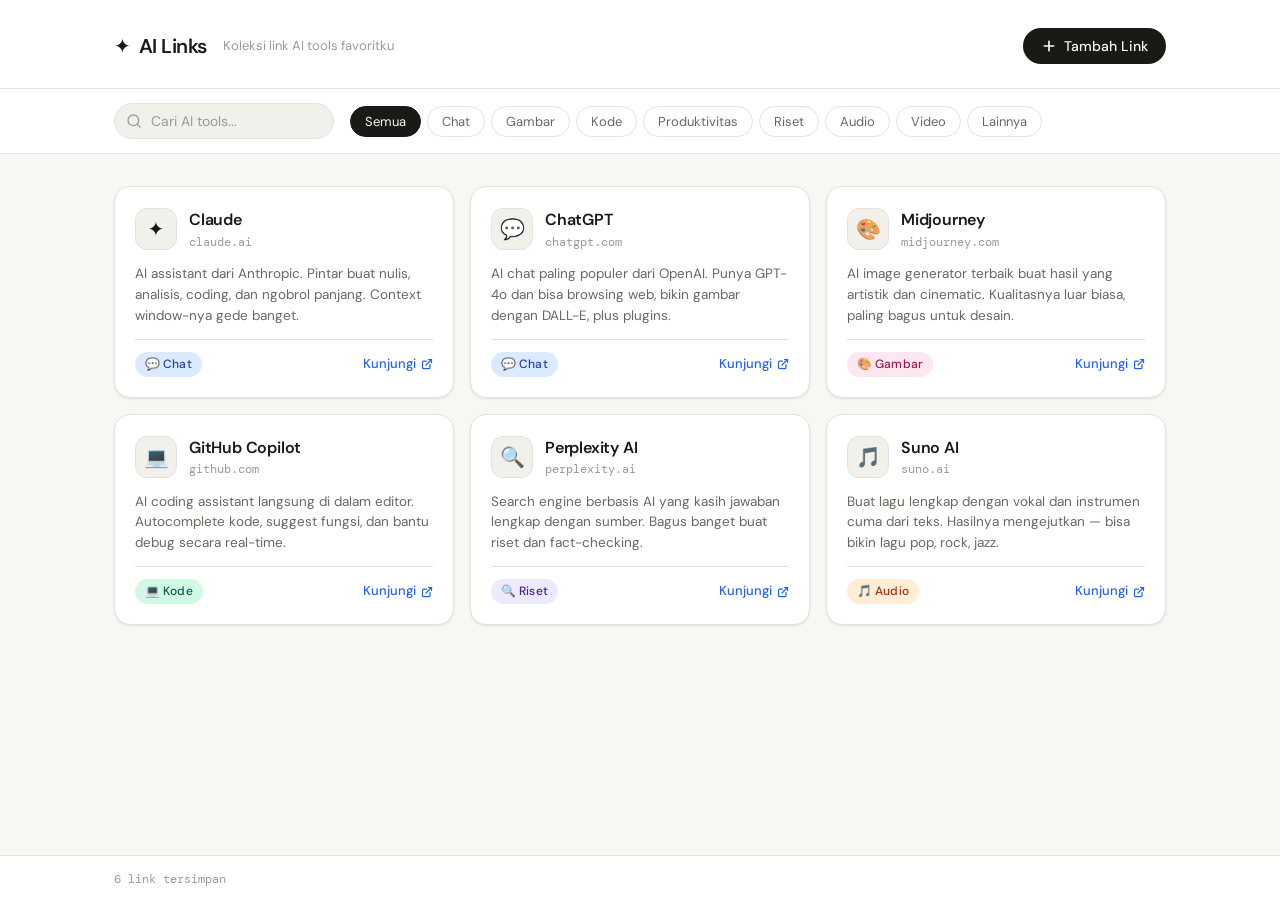
<file: index.html>
<!DOCTYPE html>
<html lang="id">
<head>
  <meta charset="UTF-8" />
  <meta name="viewport" content="width=device-width, initial-scale=1.0" />
  <title>AI Links — Koleksi Link AI Terbaikku</title>
  <link rel="preconnect" href="https://fonts.googleapis.com" />
  <link rel="preconnect" href="https://fonts.gstatic.com" crossorigin />
  <link href="https://fonts.googleapis.com/css2?family=DM+Sans:ital,opsz,wght@0,9..40,300;0,9..40,400;0,9..40,500;0,9..40,600;1,9..40,300&family=DM+Mono:wght@400;500&display=swap" rel="stylesheet" />
  <link rel="stylesheet" href="style.css" />
</head>
<body>

  <!-- HEADER -->
  <header class="site-header">
    <div class="container">
      <div class="header-inner">
        <div class="logo">
          <span class="logo-icon">✦</span>
          <span class="logo-text">AI Links</span>
        </div>
        <p class="header-tagline">Koleksi link AI tools favoritku</p>
        <button class="btn-add" id="btnOpenModal" aria-label="Tambah link baru">
          <svg width="16" height="16" viewBox="0 0 24 24" fill="none" stroke="currentColor" stroke-width="2.5" stroke-linecap="round" stroke-linejoin="round"><line x1="12" y1="5" x2="12" y2="19"/><line x1="5" y1="12" x2="19" y2="12"/></svg>
          Tambah Link
        </button>
      </div>
    </div>
  </header>

  <!-- SEARCH + FILTER -->
  <div class="controls-bar">
    <div class="container">
      <div class="controls-inner">
        <div class="search-wrap">
          <svg class="search-icon" width="16" height="16" viewBox="0 0 24 24" fill="none" stroke="currentColor" stroke-width="2" stroke-linecap="round" stroke-linejoin="round"><circle cx="11" cy="11" r="8"/><line x1="21" y1="21" x2="16.65" y2="16.65"/></svg>
          <input type="text" id="searchInput" class="search-input" placeholder="Cari AI tools..." />
        </div>
        <div class="filter-tags" id="filterTags">
          <button class="tag-btn active" data-cat="all">Semua</button>
          <button class="tag-btn" data-cat="chat">Chat</button>
          <button class="tag-btn" data-cat="gambar">Gambar</button>
          <button class="tag-btn" data-cat="kode">Kode</button>
          <button class="tag-btn" data-cat="produktivitas">Produktivitas</button>
          <button class="tag-btn" data-cat="riset">Riset</button>
          <button class="tag-btn" data-cat="audio">Audio</button>
          <button class="tag-btn" data-cat="video">Video</button>
          <button class="tag-btn" data-cat="lainnya">Lainnya</button>
        </div>
      </div>
    </div>
  </div>

  <!-- MAIN GRID -->
  <main class="main-content">
    <div class="container">
      <div class="links-grid" id="linksGrid"></div>
      <div class="empty-state" id="emptyState" style="display:none;">
        <span class="empty-icon">✦</span>
        <p>Belum ada link yang cocok.</p>
        <button class="btn-add small" id="btnOpenModalEmpty">Tambah Link Pertama</button>
      </div>
    </div>
  </main>

  <!-- STATS -->
  <div class="stats-bar">
    <div class="container">
      <span id="statsText" class="stats-text">0 links tersimpan</span>
    </div>
  </div>

  <!-- MODAL -->
  <div class="modal-overlay" id="modalOverlay" aria-hidden="true">
    <div class="modal" role="dialog" aria-modal="true" aria-labelledby="modalTitle">
      <div class="modal-header">
        <h2 id="modalTitle">Tambah Link Baru</h2>
        <button class="modal-close" id="btnCloseModal" aria-label="Tutup modal">
          <svg width="18" height="18" viewBox="0 0 24 24" fill="none" stroke="currentColor" stroke-width="2" stroke-linecap="round" stroke-linejoin="round"><line x1="18" y1="6" x2="6" y2="18"/><line x1="6" y1="6" x2="18" y2="18"/></svg>
        </button>
      </div>
      <div class="modal-body">
        <div class="form-group">
          <label for="inputName">Nama AI</label>
          <input type="text" id="inputName" placeholder="Contoh: Claude, ChatGPT, Midjourney..." />
        </div>
        <div class="form-group">
          <label for="inputUrl">URL / Link</label>
          <input type="url" id="inputUrl" placeholder="https://..." />
        </div>
        <div class="form-group">
          <label for="inputCategory">Kategori</label>
          <select id="inputCategory">
            <option value="chat">💬 Chat</option>
            <option value="gambar">🎨 Gambar</option>
            <option value="kode">💻 Kode</option>
            <option value="produktivitas">⚡ Produktivitas</option>
            <option value="riset">🔍 Riset</option>
            <option value="audio">🎵 Audio</option>
            <option value="video">🎬 Video</option>
            <option value="lainnya">✨ Lainnya</option>
          </select>
        </div>
        <div class="form-group">
          <label for="inputDesc">Keterangan Singkat</label>
          <textarea id="inputDesc" rows="3" placeholder="Apa yang bisa dilakukan AI ini? Kenapa kamu suka?"></textarea>
        </div>
        <div class="form-group">
          <label for="inputEmoji">Emoji (opsional)</label>
          <input type="text" id="inputEmoji" placeholder="🤖" maxlength="4" />
        </div>
      </div>
      <div class="modal-footer">
        <button class="btn-cancel" id="btnCancelModal">Batal</button>
        <button class="btn-save" id="btnSaveLink">Simpan Link</button>
      </div>
    </div>
  </div>

  <!-- TOAST -->
  <div class="toast" id="toast"></div>

  <script src="app.js"></script>
</body>
</html>
</file>
<file: style.css>
/* ===========================
   AI LINKS — style.css
   Clean, modern, minimal
=========================== */

*, *::before, *::after {
  box-sizing: border-box;
  margin: 0;
  padding: 0;
}

:root {
  --bg: #f8f7f4;
  --surface: #ffffff;
  --surface2: #f2f0eb;
  --border: #e5e2da;
  --border-strong: #ccc9bf;
  --text: #1a1916;
  --text-secondary: #6b6760;
  --text-muted: #9d9a93;
  --accent: #1a1916;
  --accent-hover: #333230;
  --link-color: #2563eb;

  /* Category colors */
  --cat-chat: #dbeafe;
  --cat-chat-text: #1e40af;
  --cat-gambar: #fce7f3;
  --cat-gambar-text: #9d174d;
  --cat-kode: #d1fae5;
  --cat-kode-text: #065f46;
  --cat-produktivitas: #fef3c7;
  --cat-produktivitas-text: #92400e;
  --cat-riset: #ede9fe;
  --cat-riset-text: #4c1d95;
  --cat-audio: #ffedd5;
  --cat-audio-text: #9a3412;
  --cat-video: #fee2e2;
  --cat-video-text: #991b1b;
  --cat-lainnya: #f1f0eb;
  --cat-lainnya-text: #44403c;

  --radius-sm: 8px;
  --radius-md: 12px;
  --radius-lg: 16px;
  --radius-full: 999px;
  --shadow-card: 0 1px 3px rgba(0,0,0,0.06), 0 1px 2px rgba(0,0,0,0.04);
  --shadow-card-hover: 0 4px 16px rgba(0,0,0,0.1), 0 2px 6px rgba(0,0,0,0.06);
  --transition: 0.18s ease;
}

@media (prefers-color-scheme: dark) {
  :root {
    --bg: #141412;
    --surface: #1e1d1b;
    --surface2: #262522;
    --border: #2e2d2a;
    --border-strong: #3f3e3a;
    --text: #f0ede8;
    --text-secondary: #a09c95;
    --text-muted: #6b6760;
    --accent: #f0ede8;
    --accent-hover: #d4d1cc;
    --link-color: #93bbfe;
  }
}

html { scroll-behavior: smooth; }

body {
  font-family: 'DM Sans', system-ui, sans-serif;
  background: var(--bg);
  color: var(--text);
  min-height: 100vh;
  font-size: 15px;
  line-height: 1.6;
  -webkit-font-smoothing: antialiased;
}

.container {
  max-width: 1100px;
  margin: 0 auto;
  padding: 0 24px;
}

/* ===== HEADER ===== */
.site-header {
  background: var(--surface);
  border-bottom: 1px solid var(--border);
  padding: 28px 0 24px;
  position: sticky;
  top: 0;
  z-index: 100;
  backdrop-filter: blur(12px);
}

.header-inner {
  display: flex;
  align-items: center;
  gap: 16px;
  flex-wrap: wrap;
}

.logo {
  display: flex;
  align-items: center;
  gap: 8px;
  flex-shrink: 0;
}

.logo-icon {
  font-size: 20px;
  line-height: 1;
}

.logo-text {
  font-size: 20px;
  font-weight: 600;
  letter-spacing: -0.5px;
  color: var(--text);
}

.header-tagline {
  font-size: 13px;
  color: var(--text-muted);
  flex: 1;
  min-width: 100px;
}

.btn-add {
  display: inline-flex;
  align-items: center;
  gap: 7px;
  background: var(--accent);
  color: var(--bg);
  border: none;
  padding: 9px 18px;
  border-radius: var(--radius-full);
  font-family: 'DM Sans', sans-serif;
  font-size: 14px;
  font-weight: 500;
  cursor: pointer;
  transition: background var(--transition), transform var(--transition);
  flex-shrink: 0;
  white-space: nowrap;
}

.btn-add:hover { background: var(--accent-hover); }
.btn-add:active { transform: scale(0.97); }
.btn-add.small { font-size: 13px; padding: 8px 16px; }

/* ===== CONTROLS BAR ===== */
.controls-bar {
  background: var(--surface);
  border-bottom: 1px solid var(--border);
  padding: 14px 0;
}

.controls-inner {
  display: flex;
  align-items: center;
  gap: 16px;
  flex-wrap: wrap;
}

.search-wrap {
  position: relative;
  flex-shrink: 0;
  width: 220px;
}

.search-icon {
  position: absolute;
  left: 12px;
  top: 50%;
  transform: translateY(-50%);
  color: var(--text-muted);
  pointer-events: none;
}

.search-input {
  width: 100%;
  padding: 8px 12px 8px 36px;
  border: 1px solid var(--border);
  border-radius: var(--radius-full);
  background: var(--surface2);
  color: var(--text);
  font-family: 'DM Sans', sans-serif;
  font-size: 14px;
  outline: none;
  transition: border-color var(--transition);
}

.search-input:focus {
  border-color: var(--border-strong);
}

.search-input::placeholder { color: var(--text-muted); }

.filter-tags {
  display: flex;
  gap: 6px;
  flex-wrap: wrap;
}

.tag-btn {
  padding: 6px 14px;
  border: 1px solid var(--border);
  border-radius: var(--radius-full);
  background: transparent;
  color: var(--text-secondary);
  font-family: 'DM Sans', sans-serif;
  font-size: 13px;
  font-weight: 400;
  cursor: pointer;
  transition: all var(--transition);
  white-space: nowrap;
}

.tag-btn:hover {
  border-color: var(--border-strong);
  color: var(--text);
}

.tag-btn.active {
  background: var(--text);
  color: var(--bg);
  border-color: var(--text);
}

/* ===== MAIN GRID ===== */
.main-content {
  padding: 32px 0 80px;
}

.links-grid {
  display: grid;
  grid-template-columns: repeat(auto-fill, minmax(300px, 1fr));
  gap: 16px;
}

/* ===== LINK CARD ===== */
.link-card {
  background: var(--surface);
  border: 1px solid var(--border);
  border-radius: var(--radius-lg);
  padding: 20px;
  display: flex;
  flex-direction: column;
  gap: 12px;
  box-shadow: var(--shadow-card);
  transition: box-shadow var(--transition), transform var(--transition), border-color var(--transition);
  position: relative;
  overflow: hidden;
}

.link-card:hover {
  box-shadow: var(--shadow-card-hover);
  border-color: var(--border-strong);
  transform: translateY(-2px);
}

.card-top {
  display: flex;
  align-items: flex-start;
  justify-content: space-between;
  gap: 12px;
}

.card-identity {
  display: flex;
  align-items: center;
  gap: 12px;
  min-width: 0;
}

.card-emoji {
  width: 42px;
  height: 42px;
  border-radius: var(--radius-md);
  background: var(--surface2);
  border: 1px solid var(--border);
  display: flex;
  align-items: center;
  justify-content: center;
  font-size: 20px;
  flex-shrink: 0;
  line-height: 1;
}

.card-name-wrap { min-width: 0; }

.card-name {
  font-size: 16px;
  font-weight: 600;
  color: var(--text);
  letter-spacing: -0.2px;
  white-space: nowrap;
  overflow: hidden;
  text-overflow: ellipsis;
}

.card-url {
  font-size: 12px;
  color: var(--text-muted);
  font-family: 'DM Mono', monospace;
  white-space: nowrap;
  overflow: hidden;
  text-overflow: ellipsis;
}

.card-actions {
  display: flex;
  gap: 4px;
  flex-shrink: 0;
  opacity: 0;
  transition: opacity var(--transition);
}

.link-card:hover .card-actions { opacity: 1; }

.action-btn {
  width: 30px;
  height: 30px;
  border-radius: var(--radius-sm);
  border: 1px solid var(--border);
  background: var(--surface2);
  color: var(--text-secondary);
  display: flex;
  align-items: center;
  justify-content: center;
  cursor: pointer;
  transition: all var(--transition);
  flex-shrink: 0;
}

.action-btn:hover { border-color: var(--border-strong); color: var(--text); }
.action-btn.delete:hover { background: #fee2e2; color: #991b1b; border-color: #fca5a5; }

.card-desc {
  font-size: 13.5px;
  color: var(--text-secondary);
  line-height: 1.55;
  flex: 1;
}

.card-footer {
  display: flex;
  align-items: center;
  justify-content: space-between;
  padding-top: 12px;
  border-top: 1px solid var(--border);
}

.category-badge {
  display: inline-flex;
  align-items: center;
  padding: 3px 10px;
  border-radius: var(--radius-full);
  font-size: 12px;
  font-weight: 500;
  letter-spacing: 0.01em;
}

.cat-chat     { background: var(--cat-chat);           color: var(--cat-chat-text); }
.cat-gambar   { background: var(--cat-gambar);         color: var(--cat-gambar-text); }
.cat-kode     { background: var(--cat-kode);           color: var(--cat-kode-text); }
.cat-produktivitas { background: var(--cat-produktivitas); color: var(--cat-produktivitas-text); }
.cat-riset    { background: var(--cat-riset);          color: var(--cat-riset-text); }
.cat-audio    { background: var(--cat-audio);          color: var(--cat-audio-text); }
.cat-video    { background: var(--cat-video);          color: var(--cat-video-text); }
.cat-lainnya  { background: var(--cat-lainnya);        color: var(--cat-lainnya-text); }

.visit-link {
  display: inline-flex;
  align-items: center;
  gap: 5px;
  color: var(--link-color);
  text-decoration: none;
  font-size: 13px;
  font-weight: 500;
  transition: opacity var(--transition);
}

.visit-link:hover { opacity: 0.75; }

.visit-link svg {
  flex-shrink: 0;
  transition: transform var(--transition);
}

.visit-link:hover svg { transform: translate(2px, -2px); }

/* ===== EMPTY STATE ===== */
.empty-state {
  text-align: center;
  padding: 80px 0;
  display: flex;
  flex-direction: column;
  align-items: center;
  gap: 16px;
}

.empty-icon {
  font-size: 36px;
  opacity: 0.3;
}

.empty-state p {
  font-size: 15px;
  color: var(--text-secondary);
}

/* ===== STATS BAR ===== */
.stats-bar {
  position: fixed;
  bottom: 0;
  left: 0;
  right: 0;
  background: var(--surface);
  border-top: 1px solid var(--border);
  padding: 10px 0;
  z-index: 90;
}

.stats-text {
  font-size: 12px;
  color: var(--text-muted);
  font-family: 'DM Mono', monospace;
}

/* ===== MODAL ===== */
.modal-overlay {
  position: fixed;
  inset: 0;
  background: rgba(0, 0, 0, 0.4);
  backdrop-filter: blur(4px);
  display: flex;
  align-items: center;
  justify-content: center;
  z-index: 200;
  padding: 24px;
  opacity: 0;
  pointer-events: none;
  transition: opacity 0.2s ease;
}

.modal-overlay.open {
  opacity: 1;
  pointer-events: all;
}

.modal {
  background: var(--surface);
  border: 1px solid var(--border);
  border-radius: var(--radius-lg);
  width: 100%;
  max-width: 460px;
  box-shadow: 0 20px 60px rgba(0,0,0,0.2);
  transform: translateY(12px) scale(0.98);
  transition: transform 0.2s ease;
  overflow: hidden;
}

.modal-overlay.open .modal {
  transform: translateY(0) scale(1);
}

.modal-header {
  display: flex;
  align-items: center;
  justify-content: space-between;
  padding: 20px 24px 0;
}

.modal-header h2 {
  font-size: 17px;
  font-weight: 600;
  letter-spacing: -0.3px;
}

.modal-close {
  width: 32px;
  height: 32px;
  border-radius: var(--radius-sm);
  border: 1px solid var(--border);
  background: var(--surface2);
  color: var(--text-secondary);
  display: flex;
  align-items: center;
  justify-content: center;
  cursor: pointer;
  transition: all var(--transition);
}

.modal-close:hover { background: var(--border); color: var(--text); }

.modal-body {
  padding: 20px 24px;
  display: flex;
  flex-direction: column;
  gap: 14px;
}

.form-group {
  display: flex;
  flex-direction: column;
  gap: 5px;
}

.form-group label {
  font-size: 13px;
  font-weight: 500;
  color: var(--text-secondary);
}

.form-group input,
.form-group select,
.form-group textarea {
  padding: 10px 13px;
  border: 1px solid var(--border);
  border-radius: var(--radius-md);
  background: var(--surface2);
  color: var(--text);
  font-family: 'DM Sans', sans-serif;
  font-size: 14px;
  outline: none;
  transition: border-color var(--transition);
  width: 100%;
}

.form-group input:focus,
.form-group select:focus,
.form-group textarea:focus {
  border-color: var(--border-strong);
}

.form-group input::placeholder,
.form-group textarea::placeholder {
  color: var(--text-muted);
}

.form-group textarea {
  resize: vertical;
  min-height: 80px;
  line-height: 1.5;
}

.form-group select {
  cursor: pointer;
  appearance: none;
  background-image: url("data:image/svg+xml,%3Csvg xmlns='http://www.w3.org/2000/svg' width='14' height='14' viewBox='0 0 24 24' fill='none' stroke='%239d9a93' stroke-width='2' stroke-linecap='round' stroke-linejoin='round'%3E%3Cpolyline points='6 9 12 15 18 9'%3E%3C/polyline%3E%3C/svg%3E");
  background-repeat: no-repeat;
  background-position: right 12px center;
  padding-right: 36px;
}

.modal-footer {
  display: flex;
  gap: 10px;
  padding: 0 24px 20px;
  justify-content: flex-end;
}

.btn-cancel {
  padding: 9px 18px;
  border: 1px solid var(--border);
  border-radius: var(--radius-full);
  background: transparent;
  color: var(--text-secondary);
  font-family: 'DM Sans', sans-serif;
  font-size: 14px;
  cursor: pointer;
  transition: all var(--transition);
}

.btn-cancel:hover { border-color: var(--border-strong); color: var(--text); }

.btn-save {
  padding: 9px 22px;
  border: none;
  border-radius: var(--radius-full);
  background: var(--accent);
  color: var(--bg);
  font-family: 'DM Sans', sans-serif;
  font-size: 14px;
  font-weight: 500;
  cursor: pointer;
  transition: all var(--transition);
}

.btn-save:hover { opacity: 0.85; }
.btn-save:active { transform: scale(0.97); }

/* ===== TOAST ===== */
.toast {
  position: fixed;
  bottom: 56px;
  left: 50%;
  transform: translateX(-50%) translateY(12px);
  background: var(--text);
  color: var(--bg);
  padding: 10px 20px;
  border-radius: var(--radius-full);
  font-size: 13px;
  font-weight: 500;
  opacity: 0;
  pointer-events: none;
  transition: opacity 0.2s ease, transform 0.2s ease;
  white-space: nowrap;
  z-index: 300;
}

.toast.show {
  opacity: 1;
  transform: translateX(-50%) translateY(0);
}

/* ===== EDIT MODE badge ===== */
.edit-indicator {
  position: absolute;
  top: 10px;
  right: 10px;
  background: #fef3c7;
  color: #92400e;
  font-size: 11px;
  padding: 2px 8px;
  border-radius: var(--radius-full);
  font-weight: 500;
}

/* ===== RESPONSIVE ===== */
@media (max-width: 640px) {
  .container { padding: 0 16px; }

  .header-inner { gap: 12px; }
  .logo-text { font-size: 18px; }
  .header-tagline { display: none; }

  .controls-inner { gap: 10px; }
  .search-wrap { width: 100%; flex: 1 1 100%; order: -1; }

  .links-grid {
    grid-template-columns: 1fr;
    gap: 12px;
  }

  .modal { max-width: 100%; }
}

/* ===== ANIMATIONS ===== */
@keyframes fadeInUp {
  from { opacity: 0; transform: translateY(10px); }
  to   { opacity: 1; transform: translateY(0); }
}

.link-card {
  animation: fadeInUp 0.25s ease both;
}
</file>
